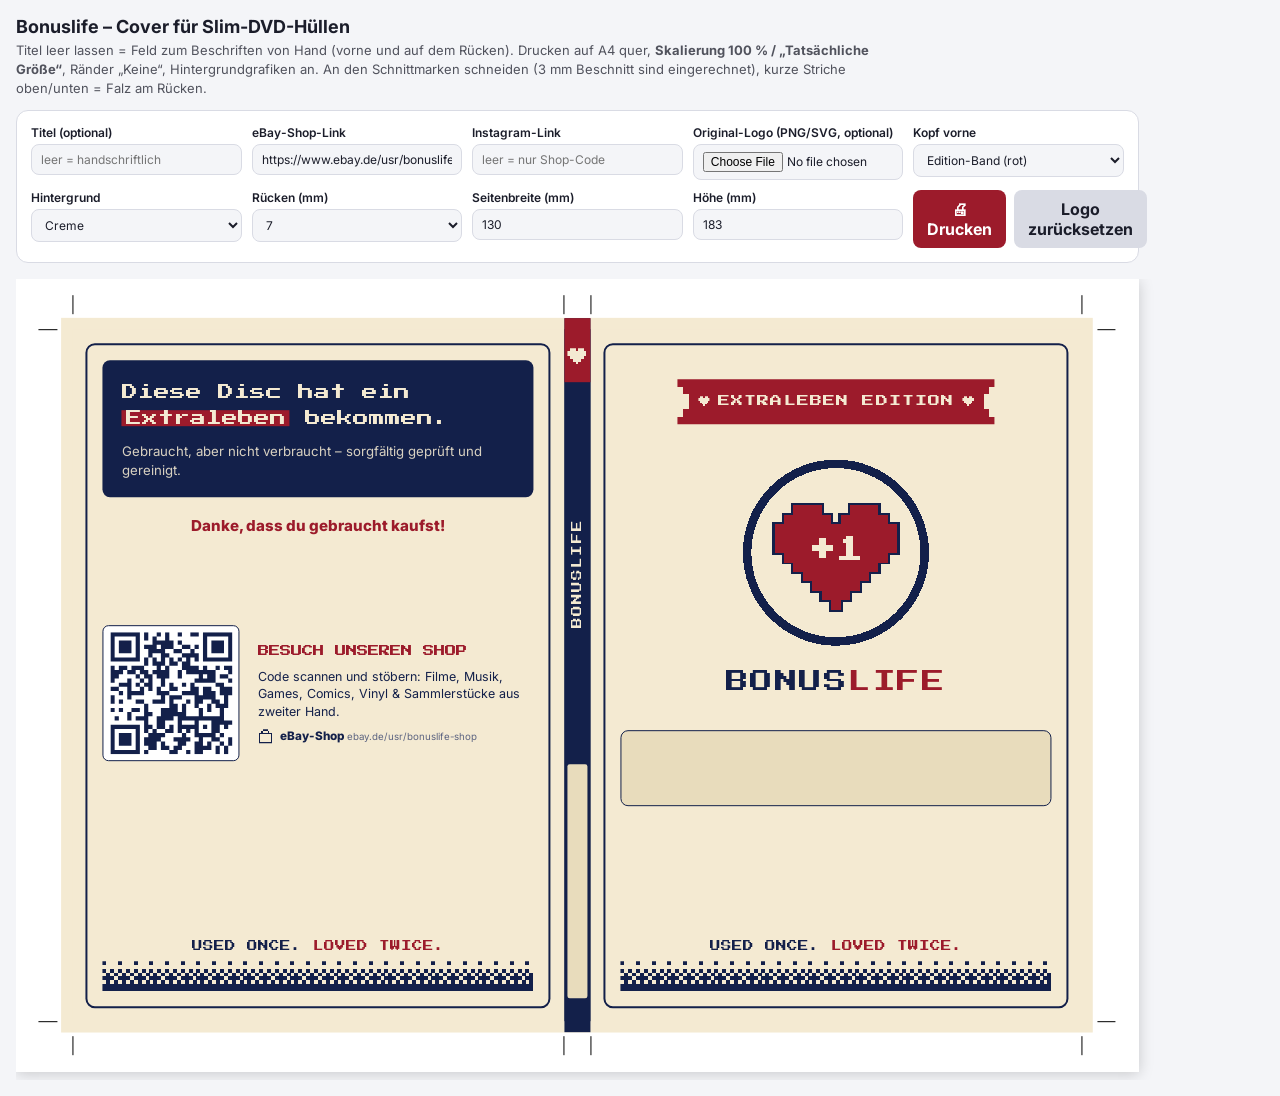
<file: cover/index.html>
<!DOCTYPE html>
<html lang="de">
<head>
<meta charset="UTF-8">
<meta name="viewport" content="width=device-width, initial-scale=1.0">
<title>Bonuslife Cover</title>
<link rel="preconnect" href="https://fonts.googleapis.com">
<link href="https://fonts.googleapis.com/css2?family=Press+Start+2P&family=Inter:wght@400;600;800&display=swap" rel="stylesheet">
<script src="qrcode.js"></script>
<style>
:root{
  --panel-w:130mm;   /* Breite Vorder-/Rückseite */
  --spine:7mm;       /* Rückenbreite */
  --h:183mm;         /* Höhe */
  --bleed:3mm;       /* Beschnittzugabe */
  /* Bonuslife-Farben (aus dem Logo) */
  --cream:#f4ead2; --cream-d:#e8dcbc; --navy:#13204a; --red:#9c1b2b;
  --bg:var(--cream); --fg:var(--navy); --accent:var(--red); --muted:#5b6380; --field:var(--cream-d);
  --ui-bg:#f4f5f8; --ui-fg:#1b1d2a; --ui-card:#ffffff; --ui-line:#d9dbe4;
}
.white{ --bg:#ffffff; --field:var(--cream); }
@media (prefers-color-scheme: dark){
  :root:not([data-theme="light"]){ --ui-bg:#14151c; --ui-fg:#e8e9ef; --ui-card:#1e2029; --ui-line:#33364a; }
}
:root[data-theme="dark"]{ --ui-bg:#14151c; --ui-fg:#e8e9ef; --ui-card:#1e2029; --ui-line:#33364a; }

*{box-sizing:border-box;margin:0;padding:0}
body{font-family:Inter,system-ui,sans-serif;background:var(--ui-bg);color:var(--ui-fg);padding:16px}
h1{font-size:18px;margin-bottom:4px}
.hint{font-size:13px;opacity:.75;margin-bottom:12px;max-width:900px;line-height:1.45}

/* ---------- Steuerung ---------- */
.controls{display:grid;grid-template-columns:repeat(auto-fill,minmax(210px,1fr));gap:10px;background:var(--ui-card);border:1px solid var(--ui-line);border-radius:12px;padding:14px;margin-bottom:16px;max-width:1123px}
.controls label{display:flex;flex-direction:column;gap:4px;font-size:12px;font-weight:600}
.controls input,.controls select{font:inherit;font-weight:400;padding:7px 9px;border:1px solid var(--ui-line);border-radius:8px;background:var(--ui-bg);color:var(--ui-fg);min-width:0}
.controls .row{display:flex;gap:8px;align-items:end}
.controls button{font:inherit;font-weight:700;padding:9px 14px;border:0;border-radius:8px;background:#9c1b2b;color:#fff;cursor:pointer}
.controls button.sec{background:var(--ui-line);color:var(--ui-fg)}

/* ---------- Druckbogen A4 quer ---------- */
.scroll{overflow-x:auto;padding-bottom:8px}
.sheet{width:297mm;height:210mm;background:#fff;position:relative;box-shadow:0 2px 14px rgba(0,0,0,.18)}
.cover{position:absolute;left:50%;top:50%;transform:translate(-50%,-50%);height:var(--h);
  width:calc(var(--panel-w)*2 + var(--spine));display:flex;background:var(--bg);color:var(--fg);
  box-shadow:0 0 0 var(--bleed) var(--bg)}  /* Beschnitt: Hintergrund läuft 3 mm über */
.panel{width:var(--panel-w);height:100%;position:relative;padding:8mm;display:flex;flex-direction:column;overflow:hidden}
.frame{position:absolute;inset:3.5mm;border:.6mm solid var(--fg);border-radius:2.5mm;pointer-events:none}
.px{display:block;shape-rendering:crispEdges}

/* Rücken */
.spine{width:var(--spine);height:100%;position:relative;background:var(--navy);color:var(--cream);display:flex;flex-direction:column;align-items:center}
.spine::before{content:"";position:absolute;left:0;right:0;top:calc(-1*var(--bleed));bottom:calc(-1*var(--bleed));background:var(--navy)}
.spine>*{position:relative}
.spine .cap{width:100%;height:calc(14mm + var(--bleed));margin-top:calc(-1*var(--bleed));padding-top:var(--bleed);background:var(--red);display:flex;align-items:center;justify-content:center}
.spine .cap .px{width:min(5mm,calc(var(--spine)*.72))}
.spine .name{flex:1;display:flex;align-items:center;justify-content:center}
.spine .name b{writing-mode:vertical-rl;transform:rotate(180deg);font-family:"Press Start 2P",monospace;font-weight:400;font-size:min(2.8mm,calc(var(--spine)*.42));letter-spacing:.3mm;white-space:nowrap}
.spine .write{width:calc(100% - 1.6mm);height:62mm;background:var(--cream-d);border-radius:.6mm;margin-bottom:6mm}

/* Schnitt- und Falzmarken (außerhalb des Beschnitts) */
.marks{position:absolute;left:50%;top:50%;transform:translate(-50%,-50%);height:var(--h);width:calc(var(--panel-w)*2 + var(--spine));pointer-events:none}
.marks i{position:absolute;background:#000}
.mh{height:.2mm;width:5mm}.mv{width:.2mm;height:5mm}

/* Vorderseite */
.front{align-items:center;text-align:center}
.badge{width:50mm;height:50mm;margin-top:9mm}
.edition{position:relative;display:flex;align-items:center;justify-content:center;gap:2.2mm;color:var(--cream);font-family:"Press Start 2P",monospace;font-size:3.2mm;letter-spacing:.3mm}
.edition .px{width:3mm}
.edition.ribbon{width:84mm;height:12mm;margin-top:5mm}
.edition.ribbon>svg.bg{position:absolute;inset:0;width:100%;height:100%}
.edition.bar{align-self:stretch;height:13mm;margin-top:3mm;background:var(--navy);border-radius:1.5mm}
.edition>*{position:relative}
.badge img,.badge svg{width:100%;height:100%;object-fit:contain;display:block}
.brand{font-family:"Press Start 2P",monospace;font-size:6mm;margin-top:6mm;letter-spacing:.4mm}
.brand span{color:var(--accent)}
.titlefield{align-self:stretch;margin-top:10mm;height:20mm;border:.5mm solid var(--fg);border-radius:2mm;background:var(--field);display:flex;align-items:center;justify-content:center;padding:0 4mm;overflow:hidden}
.titlefield .t{font-weight:800;font-size:5.2mm;line-height:1;white-space:nowrap;overflow:hidden;text-overflow:ellipsis}

/* Rückseite */
.head{position:relative;background:var(--navy);color:var(--cream);border-radius:2mm;padding:5mm 5mm 4.5mm}
.head h2{font-family:"Press Start 2P",monospace;font-size:4.2mm;line-height:1.7;font-weight:400}
.head h2 span{background:var(--red);padding:0 1mm;box-decoration-break:clone;-webkit-box-decoration-break:clone}
.head p{font-size:3.5mm;line-height:1.45;margin-top:2.5mm;opacity:.88}
.thanks{margin-top:5mm;font-weight:800;font-size:4mm;color:var(--accent);text-align:center}
.qrs{margin:auto 0;display:flex;gap:6mm;justify-content:center}
.qrcard{flex:1;display:flex;flex-direction:column;align-items:center;text-align:center;gap:2mm;max-width:52mm}
.qrcard .k{font-family:"Press Start 2P",monospace;font-size:2.5mm;line-height:1.5;color:var(--accent)}
.qr{width:28mm;height:28mm;background:#fff;padding:1.6mm;border-radius:1.6mm;border:.5mm solid var(--navy)}
.qr svg{width:100%;height:100%;display:block}
.qrcard .lbl{display:flex;align-items:center;gap:1.6mm;font-size:3.1mm;font-weight:800}
.qrcard .lbl .px{width:4.2mm}
.qrcard .lbl small{font-weight:400;color:var(--muted)}
/* nur ein Code: quer, mit Text daneben */
.qrs.single .qrcard{flex-direction:row;max-width:none;text-align:left;gap:5mm}
.qrs.single .qr{width:36mm;height:36mm;flex:none}
.qrs.single .txt{display:flex;flex-direction:column;gap:2.2mm;align-items:flex-start}
.qrs.single .k{font-size:3mm}
.qrcard .cta{font-size:3.3mm;line-height:1.4}
.bottom{text-align:center;align-self:stretch;margin-top:auto}
.slogan{font-family:"Press Start 2P",monospace;font-size:2.8mm;margin-bottom:2.5mm}
.slogan span{color:var(--accent)}
.dither{display:block;width:100%;height:8mm}

@media print{
  @page{size:A4 landscape;margin:0}
  body{padding:0;background:#fff}
  .noprint{display:none!important}
  .scroll{overflow:visible;padding:0}
  .sheet{box-shadow:none}
  *{-webkit-print-color-adjust:exact;print-color-adjust:exact}
}
</style>
</head>
<body>
<div class="noprint">
  <h1>Bonuslife – Cover für Slim-DVD-Hüllen</h1>
  <p class="hint">Titel leer lassen = Feld zum Beschriften von Hand (vorne und auf dem Rücken). Drucken auf A4 quer, <b>Skalierung 100 % / „Tatsächliche Größe“</b>, Ränder „Keine“, Hintergrundgrafiken an. An den Schnittmarken schneiden (3 mm Beschnitt sind eingerechnet), kurze Striche oben/unten = Falz am Rücken.</p>
  <div class="controls">
    <label>Titel (optional)<input id="title" placeholder="leer = handschriftlich"></label>
    <label>eBay-Shop-Link<input id="url" value="https://www.ebay.de/usr/bonuslife-shop"></label>
    <label>Instagram-Link<input id="insta" placeholder="leer = nur Shop-Code"></label>
    <label>Original-Logo (PNG/SVG, optional)<input type="file" id="logo" accept="image/*"></label>
    <label>Kopf vorne<select id="head"><option value="ribbon">Edition-Band (rot)</option><option value="bar">Edition-Leiste (navy)</option><option value="none">ohne</option></select></label>
    <label>Hintergrund<select id="theme"><option value="">Creme</option><option value="white">Weiß (für Creme-Papier / spart Tinte)</option></select></label>
    <label>Rücken (mm)<select id="spine"><option>5</option><option selected>7</option><option>9</option><option>14</option></select></label>
    <label>Seitenbreite (mm)<input id="pw" type="number" step="0.5" value="130"></label>
    <label>Höhe (mm)<input id="h" type="number" step="0.5" value="183"></label>
    <div class="row"><button onclick="window.print()">🖨 Drucken</button><button class="sec" onclick="resetLogo()">Logo zurücksetzen</button></div>
  </div>
</div>

<div class="scroll">
<div class="sheet">
  <div class="cover" id="cover">
    <!-- Rückseite (links) -->
    <div class="panel back">
      <div class="frame"></div>
      <div class="head">
        <h2>Diese Disc hat ein <span>Extraleben</span> bekommen.</h2>
        <p>Gebraucht, aber nicht verbraucht – sorgfältig geprüft und gereinigt.</p>
      </div>
      <div class="thanks">Danke, dass du gebraucht kaufst!</div>
      <div class="qrs" id="qrs"></div>
      <div class="bottom">
        <div class="slogan">USED ONCE. <span>LOVED TWICE.</span></div>
        <svg class="dither" data-dither preserveAspectRatio="none"></svg>
      </div>
    </div>
    <!-- Rücken -->
    <div class="spine">
      <div class="cap" data-px="heartCream"></div>
      <div class="name"><b>BONUSLIFE</b></div>
      <div class="write"></div>
    </div>
    <!-- Vorderseite (rechts) -->
    <div class="panel front">
      <div class="frame"></div>
      <div class="edition ribbon" id="edition"><span data-px="heartCream"></span><span>EXTRALEBEN EDITION</span><span data-px="heartCream"></span></div>
      <div class="badge" id="logoArea"></div>
      <div class="brand">BONUS<span>LIFE</span></div>
      <div class="titlefield" id="titleOut"></div>
      <div class="bottom">
        <div class="slogan">USED ONCE. <span>LOVED TWICE.</span></div>
        <svg class="dither" data-dither preserveAspectRatio="none"></svg>
      </div>
    </div>
  </div>
  <div class="marks" id="marks"></div>
</div>
</div>

<script>
const $=id=>document.getElementById(id);
const NAVY='#13204a',RED='#9c1b2b',CREAM='#f4ead2';

// Pixel-Grafiken (# = gefüllt)
const HEART=['.##.##.','#######','#######','.#####.','..###..','...#...'];
const PX={
  heartCream:{c:CREAM,g:HEART},
  bag:{c:NAVY,g:['....####....','...#....#...','...#....#...','.##########.','.#........#.','.#........#.','.#........#.','.#........#.','.#........#.','.#........#.','.##########.']},
  cam:{c:NAVY,g:['.##########.','#..........#','#.......##.#','#...####...#','#..#....#..#','#..#....#..#','#..#....#..#','#..#....#..#','#...####...#','#..........#','.##########.']}
};
function pxSVG(name){
  const {c,g}=PX[name];let r='';
  g.forEach((row,y)=>[...row].forEach((ch,x)=>{if(ch==='#')r+=`<rect x="${x}" y="${y}" width="1.02" height="1.02"/>`}));
  return `<svg class="px" viewBox="0 0 ${g[0].length} ${g.length}" fill="${c}">${r}</svg>`;
}
function fillPx(root){root.querySelectorAll('[data-px]').forEach(el=>el.insertAdjacentHTML('afterbegin',pxSVG(el.dataset.px)))}

// Bonuslife-Logo: Ring + Pixel-Herz mit "+1" (ohne Bogentext). Wird durch ein hochgeladenes Logo ersetzt.
function badgeSVG(){
  const rows=[[2,4,8,10],[1,5,7,11],[0,12],[0,12],[0,12],[1,11],[2,10],[3,9],[4,8],[5,7],[6,6]];
  const u=10,ox=35,oy=50,o=2.4;let navy='',red='';
  rows.forEach((r,y)=>{for(let i=0;i<r.length;i+=2){const x=ox+r[i]*u,w=(r[i+1]-r[i]+1)*u,yy=oy+y*u;
    navy+=`<rect x="${x-o}" y="${yy-o}" width="${w+2*o}" height="${u+2*o}"/>`;
    red+=`<rect x="${x}" y="${yy}" width="${w}" height="${u+.5}"/>`;}});
  return `<svg viewBox="0 0 200 200" xmlns="http://www.w3.org/2000/svg" shape-rendering="crispEdges">
  <circle cx="100" cy="100" r="94" fill="${CREAM}" stroke="${NAVY}" stroke-width="9"/>
  <g fill="${NAVY}">${navy}</g><g fill="${RED}">${red}</g>
  <g fill="${CREAM}">${plusOne(100,95,3.6)}</g>
</svg>`;
}

// "+1" als Pixel (wie Profilbild), cx/cy = Mittelpunkt, s = Pixelgröße
function plusOne(cx,cy,s){
  const one=['..##..','.###..','..##..','..##..','..##..','..##..','######'];
  const plus=['..##..','..##..','######','######','..##..','..##..'];
  const ox=cx-7*s,oy=cy-3.5*s;let r='';
  const put=(g,dx,dy)=>g.forEach((row,y)=>[...row].forEach((c,x)=>{if(c==='#')r+=`<rect x="${ox+(dx+x)*s}" y="${oy+(dy+y)*s}" width="${s+.1}" height="${s+.1}"/>`}));
  put(plus,0,.5);put(one,8,0);return r;
}

// Rotes Band mit gestuften Schwalbenschwanz-Enden (84 × 12 mm)
function ribbonSVG(){
  const W=84,pts=[[W,0],[W,2],[W-1.5,2],[W-1.5,4],[W-3,4],[W-3,8],[W-1.5,8],[W-1.5,10],[W,10],[W,12],
    [0,12],[0,10],[1.5,10],[1.5,8],[3,8],[3,4],[1.5,4],[1.5,2],[0,2],[0,0]];
  return `<svg class="bg" viewBox="0 0 ${W} 12" preserveAspectRatio="none" shape-rendering="crispEdges"><polygon fill="${RED}" points="${pts.map(p=>p.join(',')).join(' ')}"/></svg>`;
}

// Pixel-Verlauf (geordnetes Dithering) als Abschluss der Rückseite
function drawDither(){
  const W=110,H=8,B=[[0,8,2,10],[12,4,14,6],[3,11,1,9],[15,7,13,5]];let r='';
  for(let y=0;y<H;y++)for(let x=0;x<W;x++){if(B[y%4][x%4]/16<(y+1)/H*.95)r+=`<rect x="${x}" y="${y}" width="1.02" height="1.02"/>`}
  document.querySelectorAll('[data-dither]').forEach(d=>{d.setAttribute('viewBox',`0 0 ${W} ${H}`);
    d.innerHTML=`<g fill="${NAVY}" shape-rendering="crispEdges">${r}</g>`;});
}

function qrSVG(url){const q=qrcode(0,'M');q.addData(url);q.make();return q.createSvgTag(4,0).replace(/fill="black"|fill="#000000"/g,`fill="${NAVY}"`)}
function lastSeg(url){const m=url.replace(/\/+$/,'').match(/([^\/?#]+)(?:[?#].*)?$/);return m?m[1]:url}

function renderQRs(){
  const shop=$('url').value.trim(), ig=$('insta').value.trim(), box=$('qrs');
  const shopLbl=`<div class="lbl">${pxSVG('bag')}<span>eBay-Shop <small>${esc(shop.replace(/^https?:\/\/(www\.)?/,'').replace(/\/+$/,''))}</small></span></div>`;
  if(shop&&!ig){
    box.className='qrs single';
    box.innerHTML=`<div class="qrcard"><div class="qr">${qrSVG(shop)}</div><div class="txt">
      <div class="k">BESUCH UNSEREN SHOP</div>
      <div class="cta">Code scannen und stöbern: Filme, Musik, Games, Comics, Vinyl &amp; Sammlerstücke aus zweiter Hand.</div>${shopLbl}</div></div>`;
    return;
  }
  box.className='qrs';
  box.innerHTML=(shop?`<div class="qrcard"><div class="k">UNSER<br>EBAY-SHOP</div><div class="qr">${qrSVG(shop)}</div>${shopLbl}</div>`:'')+
    (ig?`<div class="qrcard"><div class="k">NEUZUGÄNGE AUF<br>INSTAGRAM</div><div class="qr">${qrSVG(ig)}</div><div class="lbl">${pxSVG('cam')}<span>Instagram <small>@${esc(lastSeg(ig))}</small></span></div></div>`:'');
}

let logoData=null;
try{logoData=localStorage.getItem('bl_logo')}catch(e){}

function esc(s){return s.replace(/[&<>"]/g,c=>({'&':'&amp;','<':'&lt;','>':'&gt;','"':'&quot;'}[c]))}

function render(){
  const r=document.documentElement.style;
  r.setProperty('--spine',$('spine').value+'mm');
  r.setProperty('--panel-w',(parseFloat($('pw').value)||130)+'mm');
  r.setProperty('--h',(parseFloat($('h').value)||183)+'mm');
  $('cover').classList.toggle('white',$('theme').value==='white');

  $('logoArea').innerHTML=logoData?'<img src="'+logoData+'" alt="Bonuslife Logo">':badgeSVG();
  const t=$('title').value.trim();
  $('titleOut').innerHTML=t?'<div class="t">'+esc(t)+'</div>':'';
  const hd=$('head').value,ed=$('edition');
  ed.hidden=hd==='none';ed.className='edition '+(hd==='none'?'':hd);
  ed.querySelector('svg.bg')?.remove();
  if(hd==='ribbon')ed.insertAdjacentHTML('afterbegin',ribbonSVG());
  renderQRs();
  drawMarks();
}

function drawMarks(){
  const pw=parseFloat($('pw').value)||130, sp=parseFloat($('spine').value), h=parseFloat($('h').value)||183;
  const W=pw*2+sp, g=4, L=5, out=[];  // g > Beschnitt, damit die Marken frei bleiben
  const add=(cls,x,y)=>out.push('<i class="'+cls+'" style="left:'+x+'mm;top:'+y+'mm"></i>');
  // Ecken
  [[0,0],[W,0],[0,h],[W,h]].forEach(([x,y])=>{
    add('mh',x<1?-g-L:W+g,y-.1); add('mv',x-.1,y<1?-g-L:h+g);
  });
  // Falz am Rücken
  [pw,pw+sp].forEach(x=>{add('mv',x-.1,-g-L);add('mv',x-.1,h+g)});
  $('marks').innerHTML=out.join('');
}

$('logo').addEventListener('change',e=>{
  const f=e.target.files[0];if(!f)return;
  const rd=new FileReader();
  rd.onload=()=>{logoData=rd.result;try{localStorage.setItem('bl_logo',logoData)}catch(e){}render()};
  rd.readAsDataURL(f);
});
function resetLogo(){logoData=null;try{localStorage.removeItem('bl_logo')}catch(e){}$('logo').value='';render()}

document.querySelectorAll('.controls input:not([type=file]),.controls select').forEach(el=>el.addEventListener('input',render));
fillPx(document);drawDither();render();
if(document.fonts)document.fonts.ready.then(render);
</script>
</body>
</html>
</file>
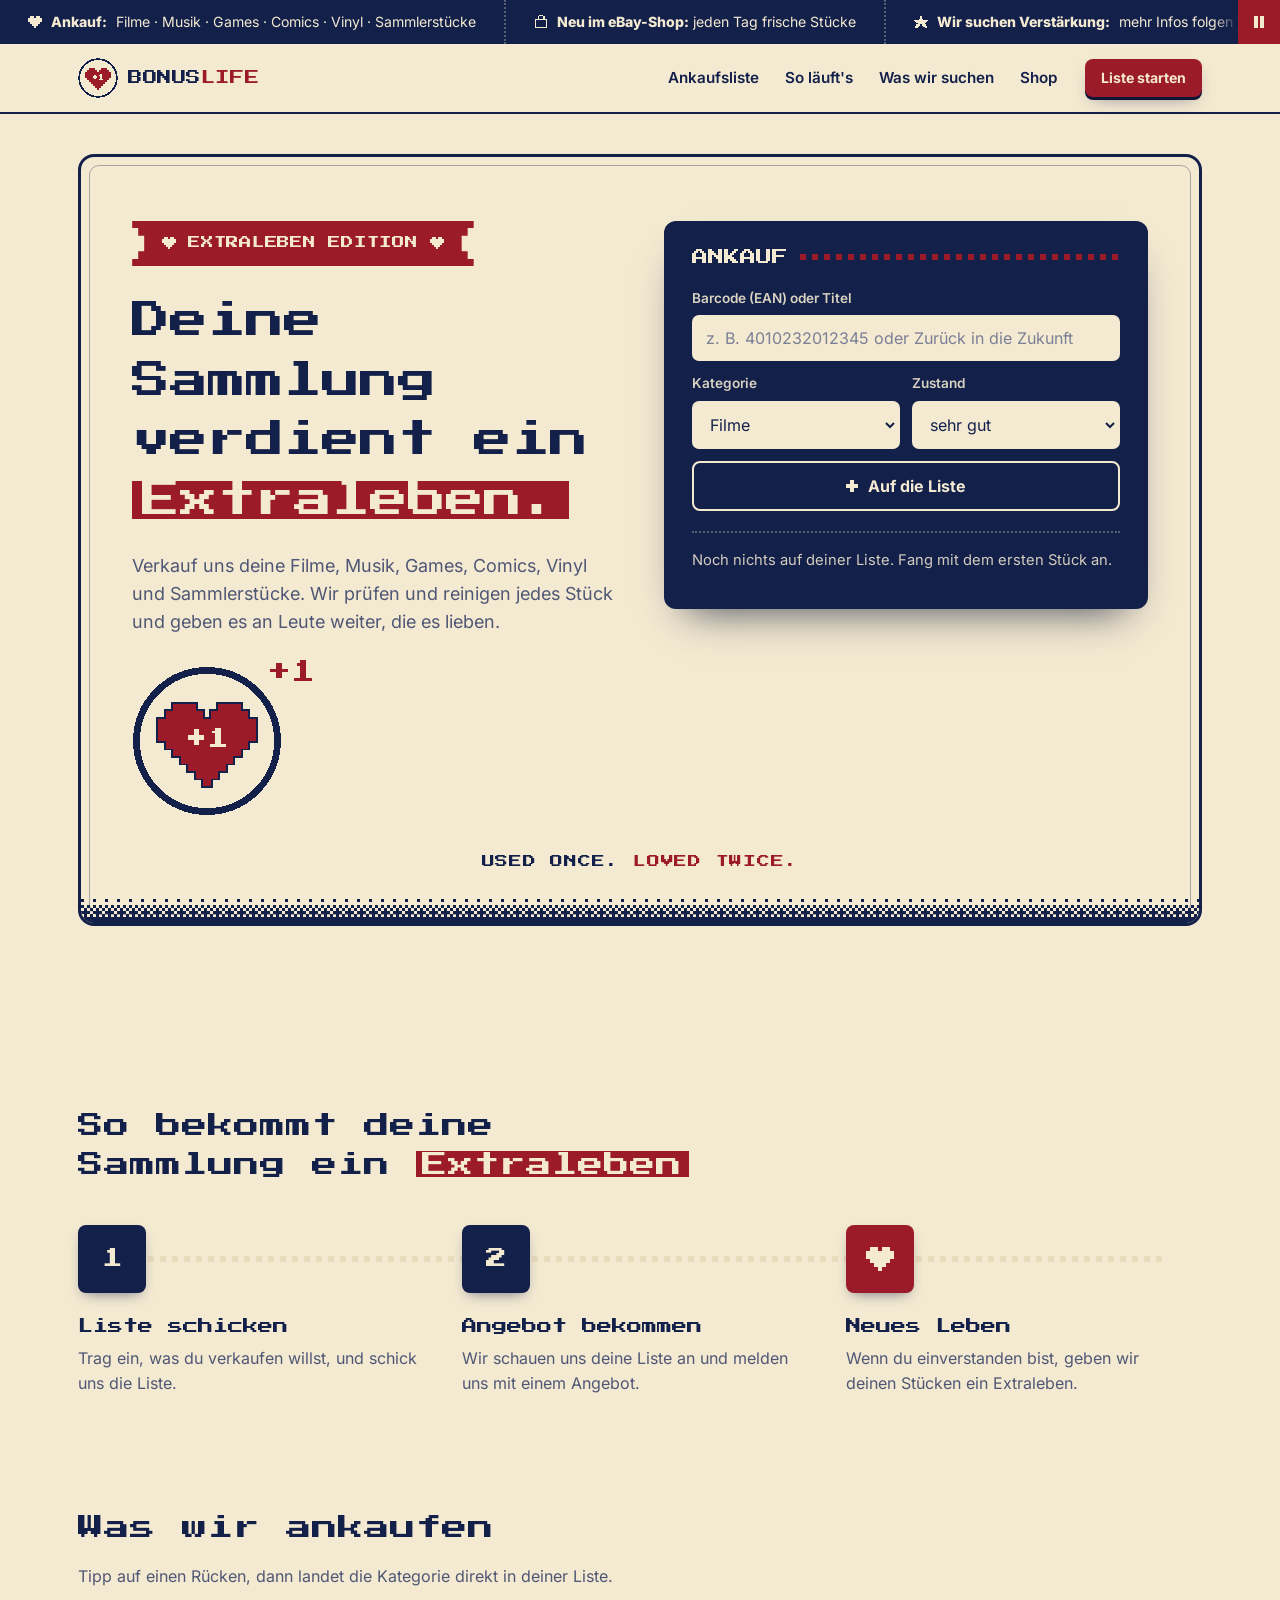
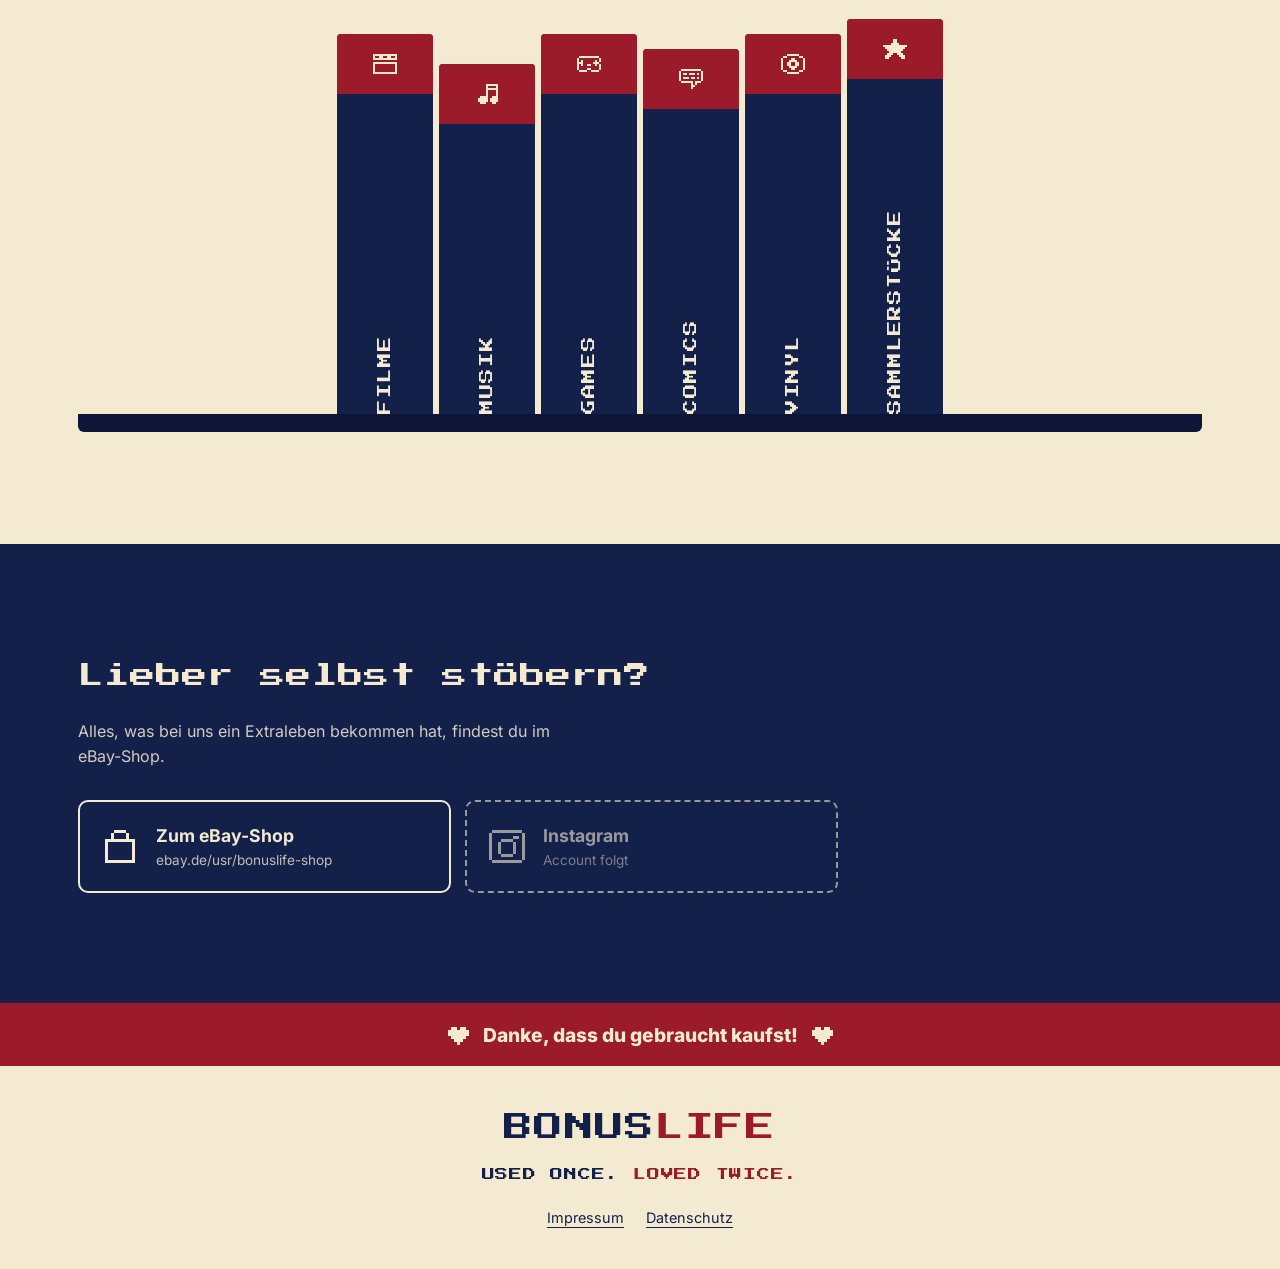
<file: website/index.html>
<!DOCTYPE html>
<html lang="de">
<head>
<meta charset="UTF-8">
<meta name="viewport" content="width=device-width, initial-scale=1">
<title>Bonuslife Ankauf: Filme, Musik, Games und mehr verkaufen</title>
<meta name="description" content="Verkauf uns deine Filme, Musik, Games, Comics, Vinyl und Sammlerstücke. Liste eintragen, abschicken, Angebot bekommen. Bonuslife gibt jedem Stück ein Extraleben.">
<meta name="theme-color" content="#13204a">
<link rel="icon" href="assets/img/favicon.svg" type="image/svg+xml">
<link rel="preload" href="assets/fonts/press-start-2p-latin-400-normal.woff2" as="font" type="font/woff2" crossorigin>
<link rel="preload" href="assets/fonts/inter-latin-wght-normal.woff2" as="font" type="font/woff2" crossorigin>
<link rel="stylesheet" href="assets/css/site.css">
<link rel="stylesheet" href="assets/css/tweaks.css">
<script>document.documentElement.classList.add("js")</script>
<script type="application/ld+json">
{
  "@context": "https://schema.org",
  "@type": "Store",
  "name": "Bonuslife",
  "slogan": "Used once. Loved twice.",
  "description": "Ankauf und Verkauf gebrauchter Filme, Musik, Games, Comics, Vinyl und Sammlerstücke. Jedes Stück wird geprüft und gereinigt.",
  "sameAs": ["https://www.ebay.de/usr/bonuslife-shop"]
}
</script>
</head>
<body>
<a class="skip" href="#inhalt">Zum Inhalt springen</a>

<!-- Laufband: Einträge mit data-quelle-Eintrag werden aus den Live-Angeboten ergänzt, siehe daten/README.md -->
<div class="laufband" data-laufband data-quelle="daten/angebote.json" role="region" aria-label="Neuigkeiten">
  <div class="laufband-spur">
    <ul class="laufband-liste">
      <li><img src="assets/img/px/heart-creme.svg" alt="" width="14" height="12"><b>Ankauf:</b> Filme · Musik · Games · Comics · Vinyl · Sammlerstücke</li>
      <li><img src="assets/img/px/bag-creme.svg" alt="" width="14" height="13"><a href="https://www.ebay.de/usr/bonuslife-shop" rel="noopener"><b>Neu im eBay-Shop:</b> jeden Tag frische Stücke</a></li>
      <li><img src="assets/img/px/sammler-creme.svg" alt="" width="14" height="12"><b>Wir suchen Verstärkung:</b> mehr Infos folgen</li>
      <li class="laufband-slogan">USED ONCE. <span>LOVED TWICE.</span></li>
    </ul>
  </div>
  <button class="laufband-pause" type="button" aria-pressed="false" aria-label="Laufband anhalten">
    <svg viewBox="0 0 4 5" width="10" height="12" aria-hidden="true" shape-rendering="crispEdges"><rect x="0" width="1.4" height="5"/><rect x="2.6" width="1.4" height="5"/></svg>
  </button>
</div>

<header class="kopf">
  <div class="wrap kopf-in">
    <a class="marke" href="#top" aria-label="Bonuslife, zum Seitenanfang">
      <img src="assets/img/logo.svg" alt="" width="40" height="40">
      <span class="wortmarke">BONUS<span>LIFE</span></span>
    </a>
    <nav class="nav" aria-label="Hauptnavigation">
      <a href="#liste">Ankaufsliste</a>
      <a href="#ablauf">So läuft's</a>
      <a href="#kategorien">Was wir suchen</a>
      <a href="#shop">Shop</a>
    </nav>
    <a class="btn btn-rot btn-klein" href="#liste">Liste starten</a>
  </div>
</header>

<main id="inhalt">

  <!-- Einstieg: Vorderseite der Hülle mit Ankaufsliste -->
  <section class="hero" id="top">
    <div class="wrap">
      <div class="huelle">
        <div class="huelle-text">
          <div class="band"><img src="assets/img/px/heart-creme.svg" alt="" width="14" height="12">EXTRALEBEN EDITION<img src="assets/img/px/heart-creme.svg" alt="" width="14" height="12"></div>
          <h1>Deine Sammlung verdient ein <span class="mark">Extraleben.</span></h1>
          <p class="lead">Verkauf uns deine Filme, Musik, Games, Comics, Vinyl und Sammlerstücke. Wir prüfen und reinigen jedes Stück und geben es an Leute weiter, die es lieben.</p>
          <div class="leben" aria-hidden="true">
            <img class="ring" src="assets/img/logo.svg" alt="" width="200" height="200">
            <span class="plus">+1</span>
          </div>
        </div>

        <form class="ankauf-box" id="liste" data-ankauf data-endpoint="" data-mail="" novalidate aria-labelledby="liste-titel">
          <h2 id="liste-titel" class="box-titel">ANKAUF</h2>
          <fieldset class="eingabe">
            <legend class="sr">Stück hinzufügen</legend>
            <label class="feld feld-breit">Barcode (EAN) oder Titel
              <input name="stueck" autocomplete="off" placeholder="z. B. 4010232012345 oder Zurück in die Zukunft" maxlength="160">
            </label>
            <label class="feld">Kategorie
              <select name="kategorie">
                <option>Filme</option><option>Musik</option><option>Games</option><option>Comics</option><option>Vinyl</option><option>Sammlerstücke</option>
              </select>
            </label>
            <label class="feld">Zustand
              <select name="zustand">
                <option>wie neu</option><option selected>sehr gut</option><option>gut</option><option>mit Gebrauchsspuren</option>
              </select>
            </label>
            <button class="btn btn-linie btn-hinzu" type="button" data-hinzu>
              <svg viewBox="0 0 6 6" width="12" height="12" aria-hidden="true" shape-rendering="crispEdges" fill="currentColor"><rect x="2" width="2" height="6"/><rect y="2" width="6" height="2"/></svg>Auf die Liste
            </button>
            <p class="fehler" data-fehler-stueck hidden>Trag einen Barcode oder Titel ein.</p>
          </fieldset>

          <div class="liste" aria-live="polite">
            <p class="liste-zahl" data-zahl>Noch nichts auf deiner Liste. Fang mit dem ersten Stück an.</p>
            <ul data-liste></ul>
          </div>

          <div class="senden" data-senden hidden>
            <label class="feld feld-breit">Deine E-Mail-Adresse
              <input type="email" name="email" autocomplete="email" required>
            </label>
            <label class="feld feld-breit">Nachricht (optional)
              <textarea name="nachricht" rows="2" maxlength="2000"></textarea>
            </label>
            <label class="haken"><input type="checkbox" name="einwilligung" required><span>Ich bin einverstanden, dass Bonuslife meine Angaben zur Bearbeitung der Anfrage speichert. Mehr in der <a href="datenschutz.html">Datenschutzerklärung</a>.</span></label>
            <input class="honig" name="website" tabindex="-1" autocomplete="off" aria-hidden="true">
            <button class="btn btn-rot btn-senden" type="submit">Liste senden</button>
            <p class="fehler" data-fehler-senden hidden></p>
          </div>

          <div class="danke-box" data-danke hidden tabindex="-1">
            <img src="assets/img/px/heart-rot.svg" alt="" width="35" height="30">
            <p><b>Danke!</b> Deine Liste ist bei uns angekommen.</p>
          </div>
        </form>

        <p class="slogan">USED ONCE. <span>LOVED TWICE.</span></p>
        <div class="dither" aria-hidden="true"></div>
      </div>
    </div>
  </section>

  <!-- Ablauf als Pfad -->
  <section class="ablauf" id="ablauf" aria-labelledby="ablauf-titel">
    <div class="wrap">
      <h2 id="ablauf-titel">So bekommt deine Sammlung ein <span class="mark">Extraleben</span></h2>
      <ol class="pfad" data-pfad>
        <li><span class="nr">1</span><h3>Liste schicken</h3><p>Trag ein, was du verkaufen willst, und schick uns die Liste.</p></li>
        <li><span class="nr">2</span><h3>Angebot bekommen</h3><p>Wir schauen uns deine Liste an und melden uns mit einem Angebot.</p></li>
        <li><span class="nr nr-herz"><img src="assets/img/px/heart-creme.svg" alt="" width="28" height="24"></span><h3>Neues Leben</h3><p>Wenn du einverstanden bist, geben wir deinen Stücken ein Extraleben.</p></li>
      </ol>
    </div>
  </section>

  <!-- Was wir ankaufen: DVD-Rücken im Regal -->
  <section class="kategorien" id="kategorien" aria-labelledby="kat-titel">
    <div class="wrap">
      <h2 id="kat-titel">Was wir ankaufen</h2>
      <p class="kat-hinweis">Tipp auf einen Rücken, dann landet die Kategorie direkt in deiner Liste.</p>
      <ul class="ruecken">
        <li><a href="#liste" data-kategorie="Filme"><span class="kappe"><img src="assets/img/px/film-creme.svg" alt="" width="24" height="20"></span><b>FILME</b></a></li>
        <li><a href="#liste" data-kategorie="Musik"><span class="kappe"><img src="assets/img/px/musik-creme.svg" alt="" width="22" height="20"></span><b>MUSIK</b></a></li>
        <li><a href="#liste" data-kategorie="Games"><span class="kappe"><img src="assets/img/px/games-creme.svg" alt="" width="24" height="16"></span><b>GAMES</b></a></li>
        <li><a href="#liste" data-kategorie="Comics"><span class="kappe"><img src="assets/img/px/comics-creme.svg" alt="" width="24" height="20"></span><b>COMICS</b></a></li>
        <li><a href="#liste" data-kategorie="Vinyl"><span class="kappe"><img src="assets/img/px/vinyl-creme.svg" alt="" width="24" height="20"></span><b>VINYL</b></a></li>
        <li><a href="#liste" data-kategorie="Sammlerstücke"><span class="kappe"><img src="assets/img/px/sammler-creme.svg" alt="" width="24" height="20"></span><b>SAMMLERSTÜCKE</b></a></li>
      </ul>
      <div class="regalbrett" aria-hidden="true"></div>
    </div>
  </section>

  <!-- Shop und Kanäle -->
  <section class="folgen" id="shop" aria-labelledby="shop-titel">
    <div class="wrap">
      <h2 id="shop-titel">Lieber selbst stöbern?</h2>
      <p>Alles, was bei uns ein Extraleben bekommen hat, findest du im eBay-Shop.</p>
      <div class="kanaele">
        <a class="kanal" href="https://www.ebay.de/usr/bonuslife-shop" rel="noopener">
          <img src="assets/img/px/bag-creme.svg" alt="" width="36" height="33">
          <span><b>Zum eBay-Shop</b><small>ebay.de/usr/bonuslife-shop</small></span>
        </a>
        <div class="kanal kanal-bald" aria-disabled="true">
          <img src="assets/img/px/cam-creme.svg" alt="" width="36" height="33">
          <span><b>Instagram</b><small>Account folgt</small></span>
        </div>
      </div>
    </div>
  </section>

  <div class="danke">
    <div class="wrap danke-in">
      <img src="assets/img/px/heart-creme.svg" alt="" width="21" height="18">
      <p>Danke, dass du gebraucht kaufst!</p>
      <img src="assets/img/px/heart-creme.svg" alt="" width="21" height="18">
    </div>
  </div>

</main>

<footer class="fuss">
  <div class="wrap fuss-in">
    <p class="wortmarke">BONUS<span>LIFE</span></p>
    <p class="slogan">USED ONCE. <span>LOVED TWICE.</span></p>
    <nav aria-label="Rechtliches"><a href="impressum.html">Impressum</a><a href="datenschutz.html">Datenschutz</a></nav>
  </div>
</footer>

<script src="assets/js/main.js" defer></script>
</body>
</html>
</file>
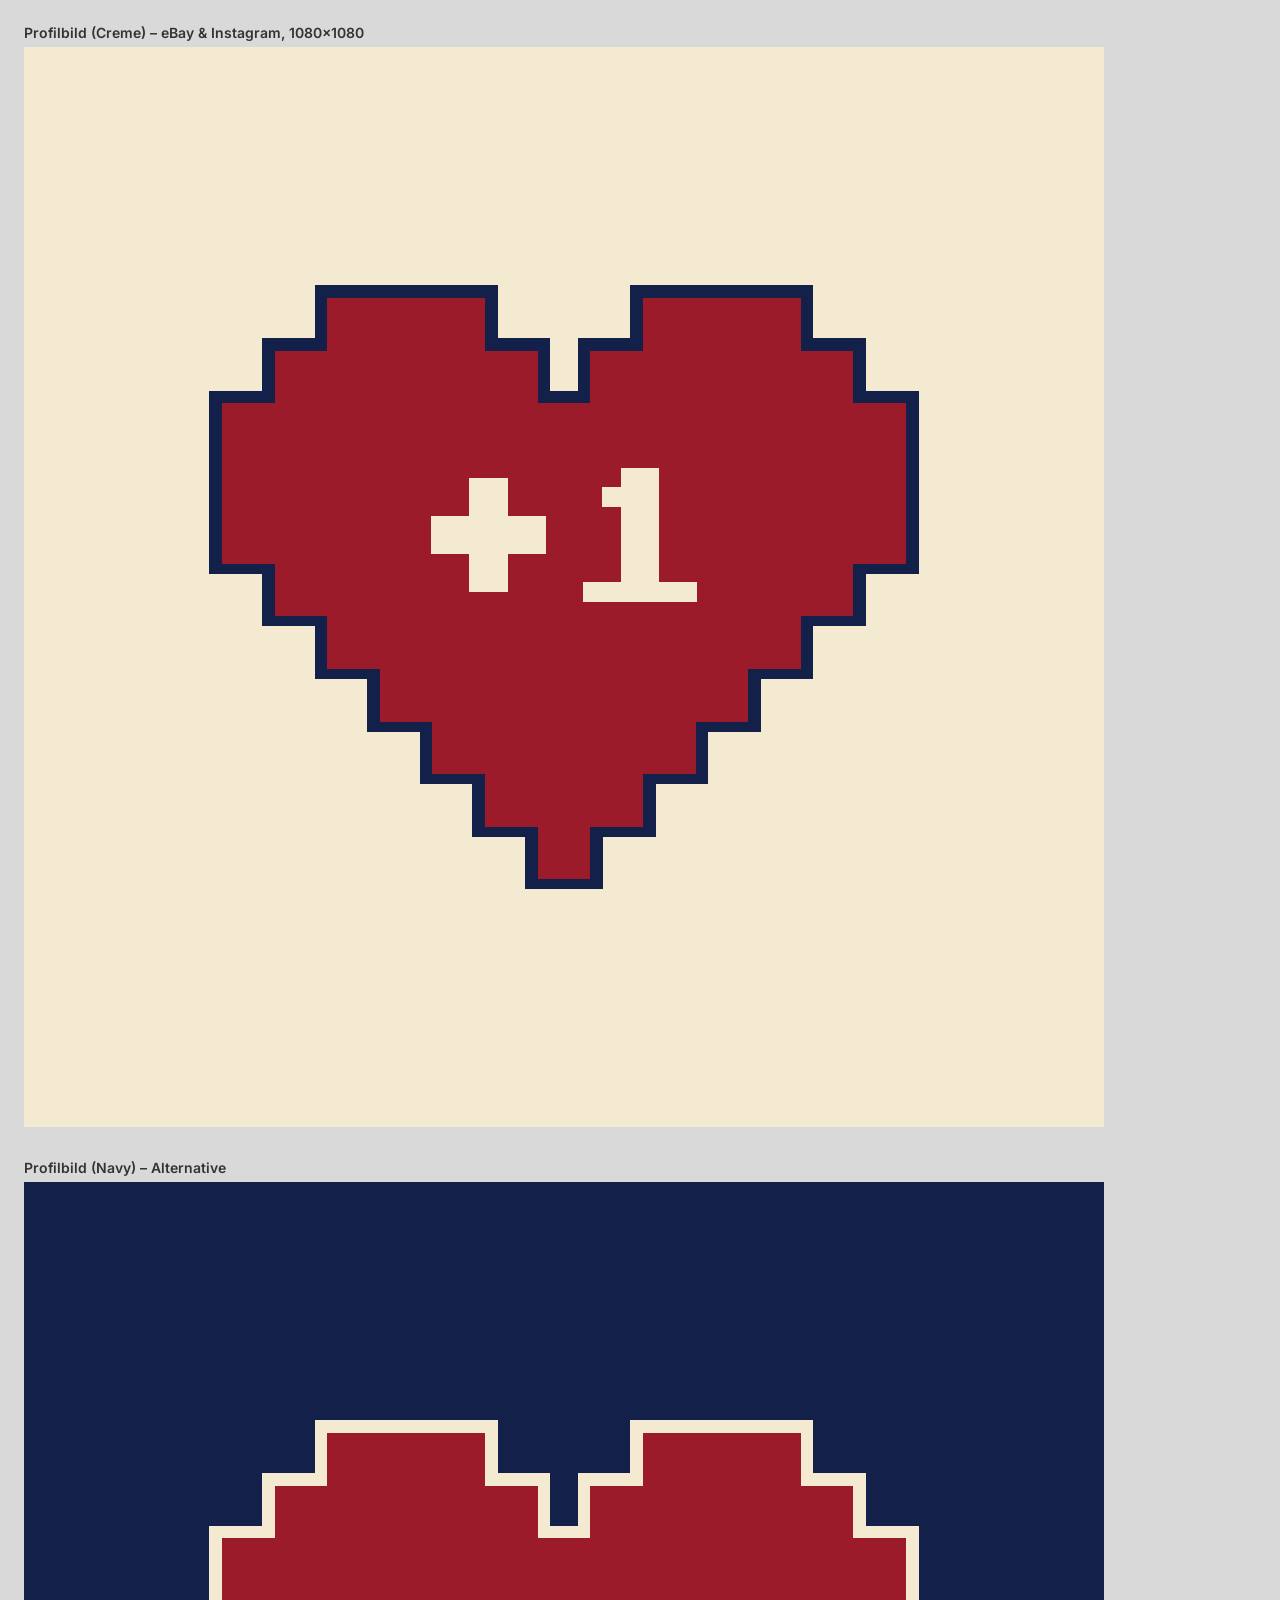
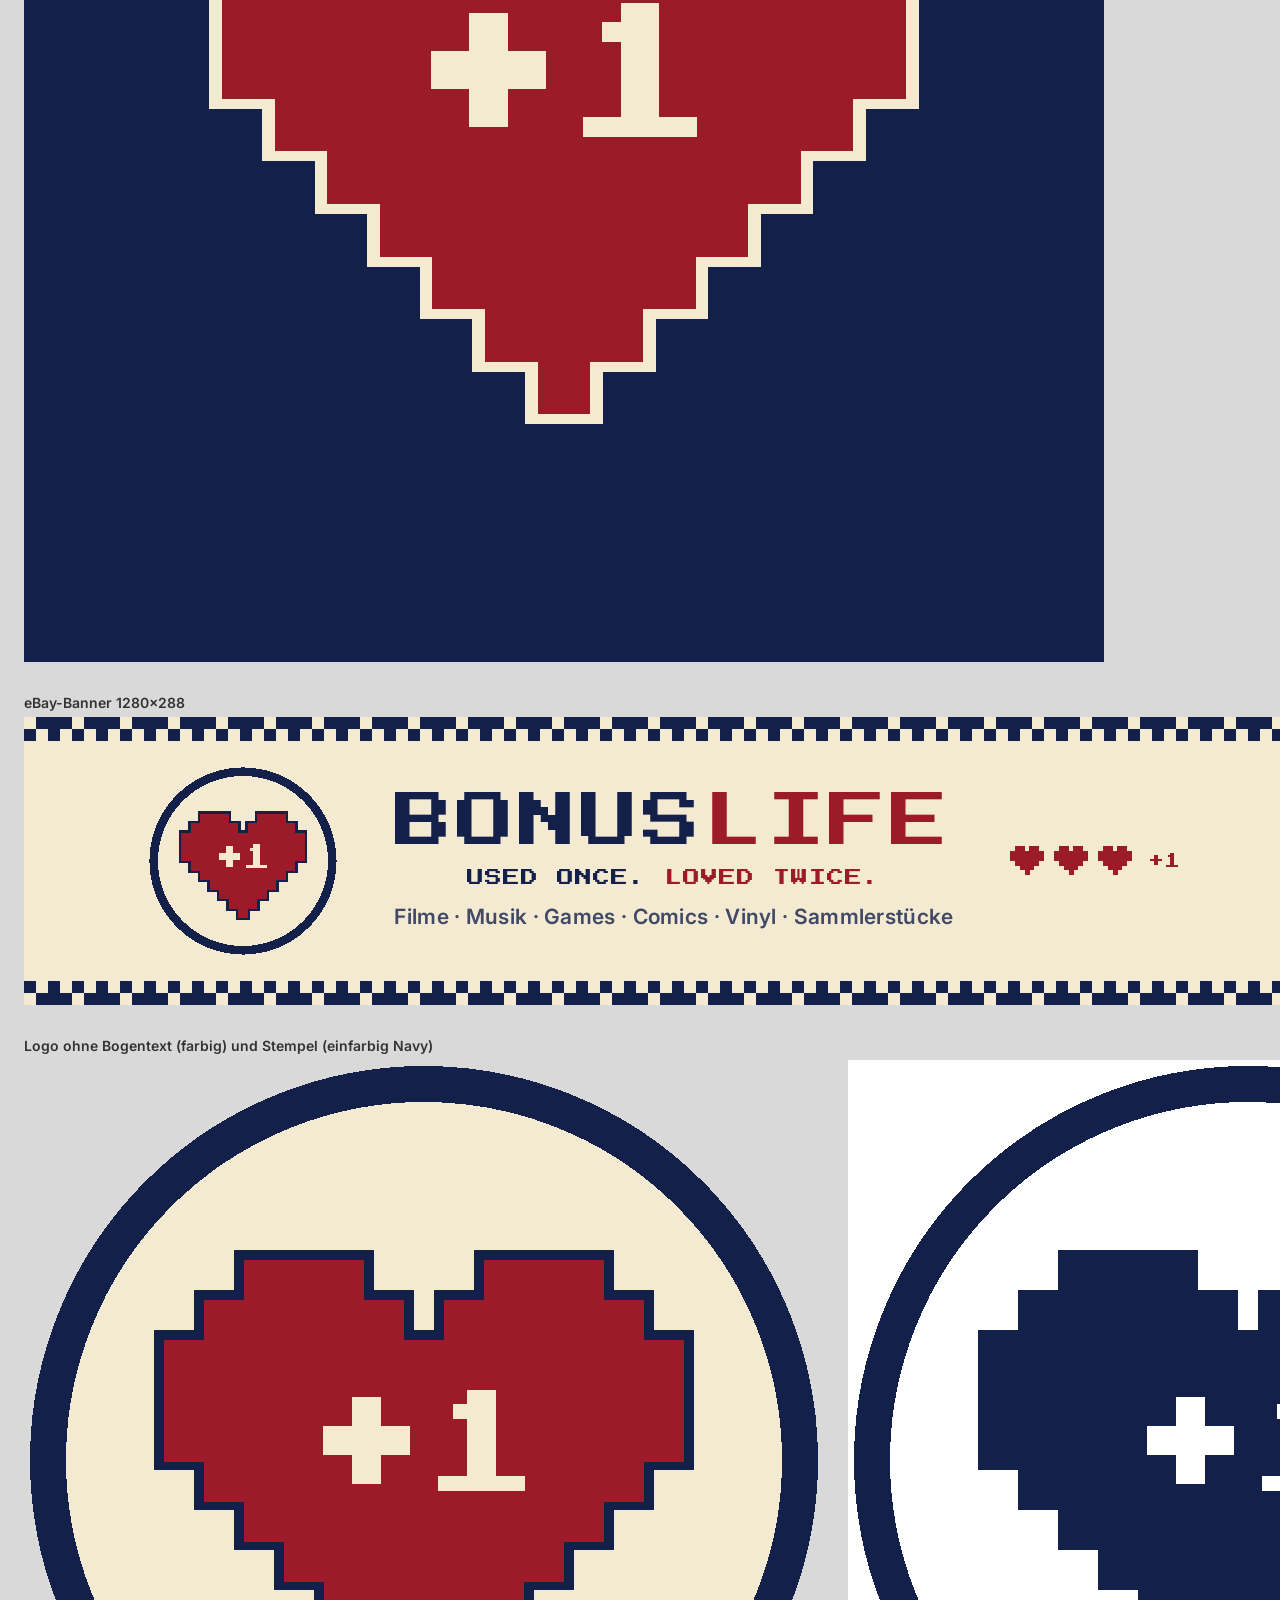
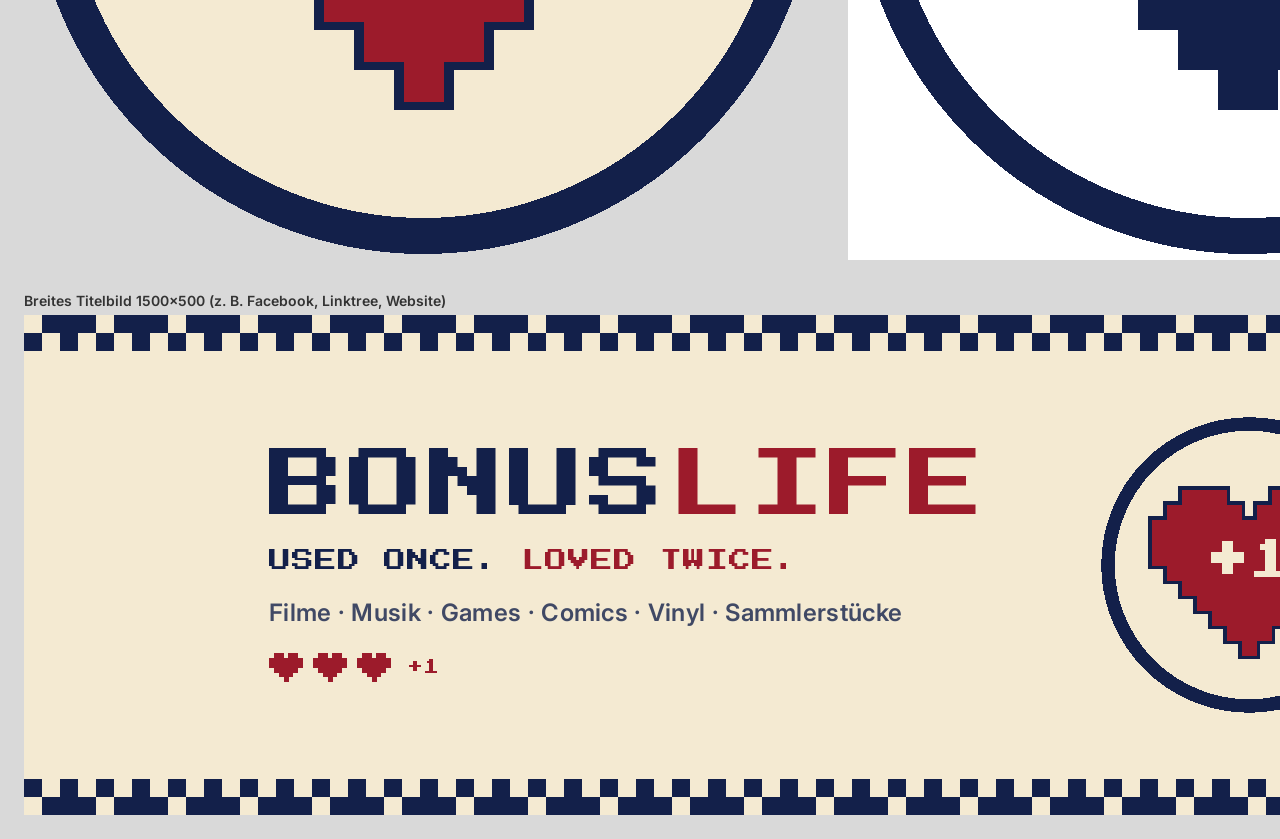
<file: brand/assets.html>
<!DOCTYPE html>
<html lang="de">
<head>
<meta charset="UTF-8">
<meta name="viewport" content="width=device-width, initial-scale=1.0">
<title>Bonuslife Brand Assets</title>
<link href="https://fonts.googleapis.com/css2?family=Press+Start+2P&family=Inter:wght@400;600;800&display=swap" rel="stylesheet">
<style>
:root{--cream:#f4ead2;--cream-d:#e8dcbc;--navy:#13204a;--red:#9c1b2b}
*{box-sizing:border-box;margin:0;padding:0}
body{background:#d9d9d9;font-family:Inter,system-ui,sans-serif;padding:24px;display:flex;flex-direction:column;gap:32px;align-items:flex-start}
.asset{position:relative;overflow:hidden;flex:none}
.cap{font:600 14px Inter,sans-serif;color:#333;margin-bottom:6px}
svg{display:block}

/* Profilbild 1080×1080 */
.profile{width:1080px;height:1080px;display:flex;align-items:center;justify-content:center}
.profile.cream{background:var(--cream)}
.profile.navy{background:var(--navy)}
.profile svg{width:720px}

/* Banner 1280×288 (eBay), 2× gerendert */
.banner{width:1280px;height:288px;background:var(--cream);display:flex;align-items:center;justify-content:center;gap:56px}
.banner .badge{width:190px;height:190px}
.banner .mid{display:flex;flex-direction:column;align-items:center;gap:18px}
.wm{font-family:"Press Start 2P",monospace;font-size:58px;letter-spacing:4px;color:var(--navy)}
.wm span{color:var(--red)}
.sl{font-family:"Press Start 2P",monospace;font-size:17px;letter-spacing:1px;color:var(--navy)}
.sl span{color:var(--red)}
.cat{font:600 21px Inter,sans-serif;color:rgba(19,32,74,.8);letter-spacing:.3px}
.lives{display:flex;gap:10px;align-items:center}
.lives svg{width:34px}
.lives b{font-family:"Press Start 2P",monospace;font-weight:400;font-size:16px;color:var(--red);margin-left:6px}
.banner .dither{position:absolute;left:0;right:0;bottom:0;height:24px}
.banner .dither.top{top:0;bottom:auto;transform:scaleY(-1)}

/* Instagram/Facebook-Titelbild 1500×500 */
.wide{width:1500px;height:500px;background:var(--cream);display:flex;align-items:center;justify-content:center;gap:110px;padding-left:120px}
.wide .badge{width:300px;height:300px}
.wide .wm{font-size:76px}
.wide .sl{font-size:22px}
.wide .cat{font-size:22px}
.wide .mid{display:flex;flex-direction:column;align-items:flex-start;gap:26px}
.wide .dither{position:absolute;left:0;right:0;bottom:0;height:36px}
.wide .dither.top{top:0;bottom:auto;transform:scaleY(-1)}
.wide .cat{font-size:24px}
</style>
</head>
<body>
<div><div class="cap">Profilbild (Creme) – eBay &amp; Instagram, 1080×1080</div><div class="asset profile cream" id="profileCream"></div></div>
<div><div class="cap">Profilbild (Navy) – Alternative</div><div class="asset profile navy" id="profileNavy"></div></div>
<div><div class="cap">eBay-Banner 1280×288</div>
  <div class="asset banner" id="banner">
    <svg class="dither top" data-dither="1280"></svg>
    <div class="badge" data-ring></div>
    <div class="mid">
      <div class="wm">BONUS<span>LIFE</span></div>
      <div class="sl">USED ONCE. <span>LOVED TWICE.</span></div>
      <div class="cat">Filme · Musik · Games · Comics · Vinyl · Sammlerstücke</div>
    </div>
    <div class="lives"><i data-heart></i><i data-heart></i><i data-heart></i><b>+1</b></div>
    <svg class="dither" data-dither="1280"></svg>
  </div>
</div>
<div><div class="cap">Logo ohne Bogentext (farbig) und Stempel (einfarbig Navy)</div>
  <div style="display:flex;gap:24px"><div class="asset" id="ringColor" style="width:800px;height:800px" data-ring></div><div class="asset" id="ringStamp" style="width:800px;height:800px;background:#fff" data-stamp></div></div></div>
<div><div class="cap">Breites Titelbild 1500×500 (z. B. Facebook, Linktree, Website)</div>
  <div class="asset wide" id="wide">
    <svg class="dither top" data-dither="1500"></svg>
    <div class="mid">
      <div class="wm">BONUS<span>LIFE</span></div>
      <div class="sl">USED ONCE. <span>LOVED TWICE.</span></div>
      <div class="cat">Filme · Musik · Games · Comics · Vinyl · Sammlerstücke</div>
      <div class="lives"><i data-heart></i><i data-heart></i><i data-heart></i><b>+1</b></div>
    </div>
    <div class="badge" data-ring></div>
    <svg class="dither" data-dither="1500"></svg>
  </div>
</div>

<script>
const NAVY='#13204a',RED='#9c1b2b',CREAM='#f4ead2';
const HEART_ROWS=[[2,4,8,10],[1,5,7,11],[0,12],[0,12],[0,12],[1,11],[2,10],[3,9],[4,8],[5,7],[6,6]];

// Herz mit Navy-Kontur und "+1" (Grundform des Logos)
function heartRects(u,ox,oy,o){let navy='',red='';
  HEART_ROWS.forEach((r,y)=>{for(let i=0;i<r.length;i+=2){const x=ox+r[i]*u,w=(r[i+1]-r[i]+1)*u,yy=oy+y*u;
    navy+=`<rect x="${x-o}" y="${yy-o}" width="${w+2*o}" height="${u+2*o}"/>`;
    red+=`<rect x="${x}" y="${yy}" width="${w}" height="${u+.5}"/>`;}});
  return {navy,red};}

// Profilbild: nur das Herz (Bogentext wäre klein nicht lesbar)
function heartMark(outline){
  const u=10,o=2.4,{navy,red}=heartRects(u,0,0,o);
  return `<svg viewBox="${-o-1} ${-o-1} ${130+2*o+2} ${110+2*o+2}" shape-rendering="crispEdges">
    <g fill="${outline}">${navy}</g><g fill="${RED}">${red}</g>
    <g fill="${CREAM}">${plusOne(65,45,3.6)}</g></svg>`;
}
// "+1" als Pixel (schriftunabhängig), gleichmäßige 2er-Striche wie im Logo.
// cx/cy = Mittelpunkt, s = Pixelgröße
function plusOne(cx,cy,s){
  const one=['..##..','.###..','..##..','..##..','..##..','..##..','######'];
  const plus=['..##..','..##..','######','######','..##..','..##..'];
  const W=14,H=7,ox=cx-W*s/2,oy=cy-H*s/2;let r='';
  const put=(g,dx,dy)=>g.forEach((row,y)=>[...row].forEach((c,x)=>{if(c==='#')r+=`<rect x="${ox+(dx+x)*s}" y="${oy+(dy+y)*s}" width="${s+.1}" height="${s+.1}"/>`}));
  put(plus,0,.5);put(one,8,0);
  return r;
}
function badgeSVG(){
  const {navy,red}=heartRects(9,41.5,44,2.2);
  return `<svg viewBox="0 0 200 200" shape-rendering="crispEdges">
  <circle cx="100" cy="100" r="95" fill="${CREAM}" stroke="${NAVY}" stroke-width="7"/>
  <g fill="${NAVY}">${navy}</g><g fill="${RED}">${red}</g>
  <g fill="${CREAM}">${plusOne(100,84.5,3.24)}</g>
  <defs><path id="arc" d="M 16 100 A 84 84 0 0 0 184 100"/></defs>
  <text font-family="'Press Start 2P',monospace" font-size="8.8" letter-spacing=".2" shape-rendering="auto"><textPath href="#arc" startOffset="50%" text-anchor="middle"><tspan fill="${NAVY}">USED ONCE. </tspan><tspan fill="${RED}">LOVED TWICE.</tspan></textPath></text></svg>`;
}
// Ring + Herz ohne Bogentext: für Stempel und kleine Größen. mono = einfarbig
function ringLogo(mono){
  const ink=mono||NAVY,heart=mono||RED,{navy,red}=heartRects(10,35,50,2.4);
  return `<svg viewBox="0 0 200 200" xmlns="http://www.w3.org/2000/svg" shape-rendering="crispEdges">
  <circle cx="100" cy="100" r="94" fill="${mono?'none':CREAM}" stroke="${ink}" stroke-width="9"/>
  <g fill="${ink}">${navy}</g><g fill="${heart}">${red}</g>
  <g fill="${mono?'#ffffff':CREAM}">${plusOne(100,95,3.6)}</g></svg>`;
}
function smallHeart(){const g=['.##.##.','#######','#######','.#####.','..###..','...#...'];let r='';
  g.forEach((row,y)=>[...row].forEach((c,x)=>{if(c==='#')r+=`<rect x="${x}" y="${y}" width="1.02" height="1.02"/>`}));
  return `<svg viewBox="0 0 7 6" fill="${RED}" shape-rendering="crispEdges">${r}</svg>`;}
function dither(svg,px){
  const W=Math.round(px/12),H=2,B=[[0,8,2,10],[12,4,14,6],[3,11,1,9],[15,7,13,5]];let r='';
  for(let y=0;y<H;y++)for(let x=0;x<W;x++){if(B[(y+2)%4][x%4]/16<(y+1)/H*.9)r+=`<rect x="${x}" y="${y}" width="1.02" height="1.02"/>`}
  svg.setAttribute('viewBox',`0 0 ${W} ${H}`);svg.setAttribute('preserveAspectRatio','none');
  svg.innerHTML=`<g fill="${NAVY}" shape-rendering="crispEdges">${r}</g>`;}

function render(){
  document.getElementById('profileCream').innerHTML=heartMark(NAVY);
  document.getElementById('profileNavy').innerHTML=heartMark(CREAM);
  document.querySelectorAll('[data-badge]').forEach(e=>e.innerHTML=badgeSVG());
  document.querySelectorAll('[data-ring]').forEach(e=>e.innerHTML=ringLogo());
  document.querySelectorAll('[data-stamp]').forEach(e=>e.innerHTML=ringLogo(NAVY));
  document.querySelectorAll('[data-heart]').forEach(e=>e.innerHTML=smallHeart());
  document.querySelectorAll('[data-dither]').forEach(e=>dither(e,+e.dataset.dither));
}
render();
if(document.fonts)document.fonts.ready.then(render);
</script>
</body>
</html>
</file>
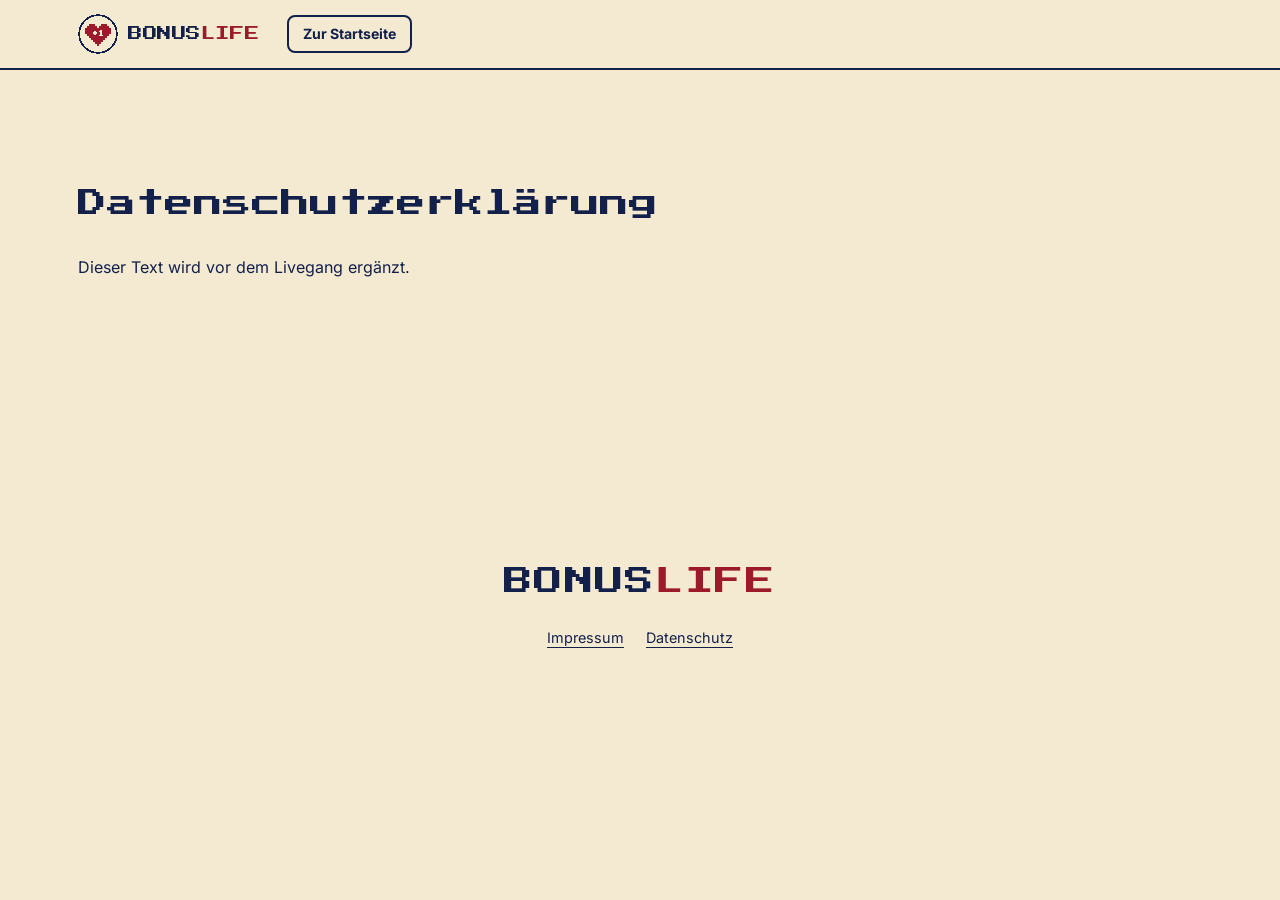
<file: website/datenschutz.html>
<!DOCTYPE html>
<html lang="de">
<head>
<meta charset="UTF-8">
<meta name="viewport" content="width=device-width, initial-scale=1">
<title>Datenschutzerklärung | Bonuslife</title>
<meta name="robots" content="noindex">
<link rel="icon" href="assets/img/favicon.svg" type="image/svg+xml">
<link rel="stylesheet" href="assets/css/site.css">
</head>
<body>
<header class="kopf">
  <div class="wrap kopf-in">
    <a class="marke" href="index.html" aria-label="Bonuslife, zur Startseite">
      <img src="assets/img/logo.svg" alt="" width="40" height="40">
      <span class="wortmarke">BONUS<span>LIFE</span></span>
    </a>
    <a class="btn btn-linie btn-klein" href="index.html">Zur Startseite</a>
  </div>
</header>
<main class="rechtstext wrap">
  <h1>Datenschutzerklärung</h1>
  <p>Dieser Text wird vor dem Livegang ergänzt.</p>
</main>
<footer class="fuss">
  <div class="wrap fuss-in">
    <p class="wortmarke">BONUS<span>LIFE</span></p>
    <nav aria-label="Rechtliches"><a href="impressum.html">Impressum</a><a href="datenschutz.html">Datenschutz</a></nav>
  </div>
</footer>
</body>
</html>
</file>
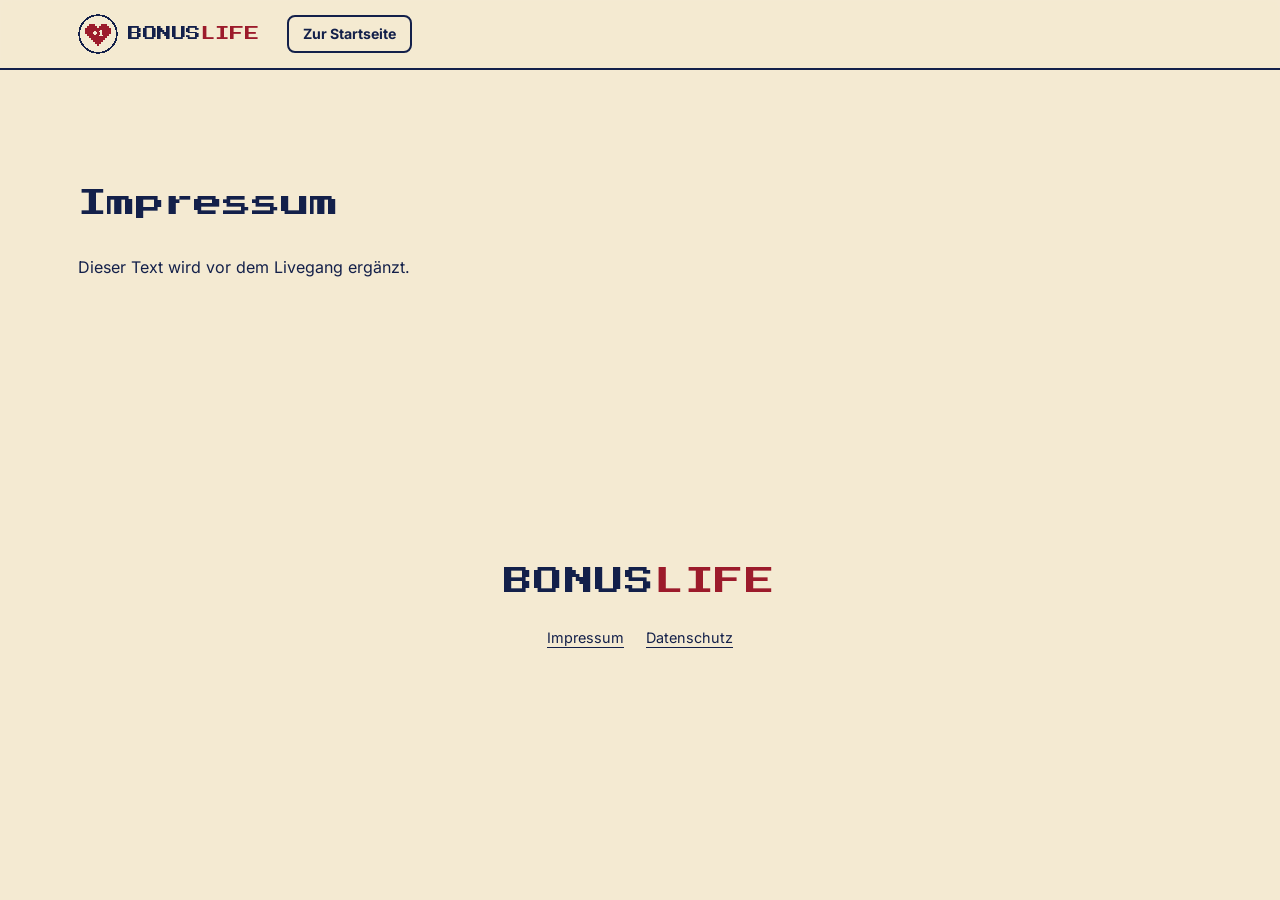
<file: website/impressum.html>
<!DOCTYPE html>
<html lang="de">
<head>
<meta charset="UTF-8">
<meta name="viewport" content="width=device-width, initial-scale=1">
<title>Impressum | Bonuslife</title>
<meta name="robots" content="noindex">
<link rel="icon" href="assets/img/favicon.svg" type="image/svg+xml">
<link rel="stylesheet" href="assets/css/site.css">
</head>
<body>
<header class="kopf">
  <div class="wrap kopf-in">
    <a class="marke" href="index.html" aria-label="Bonuslife, zur Startseite">
      <img src="assets/img/logo.svg" alt="" width="40" height="40">
      <span class="wortmarke">BONUS<span>LIFE</span></span>
    </a>
    <a class="btn btn-linie btn-klein" href="index.html">Zur Startseite</a>
  </div>
</header>
<main class="rechtstext wrap">
  <h1>Impressum</h1>
  <p>Dieser Text wird vor dem Livegang ergänzt.</p>
</main>
<footer class="fuss">
  <div class="wrap fuss-in">
    <p class="wortmarke">BONUS<span>LIFE</span></p>
    <nav aria-label="Rechtliches"><a href="impressum.html">Impressum</a><a href="datenschutz.html">Datenschutz</a></nav>
  </div>
</footer>
</body>
</html>
</file>
<file: website/assets/css/site.css>
/* Bonuslife – Website im Stil der DVD-Hülle */

@font-face{font-family:"Press Start 2P";src:url(../fonts/press-start-2p-latin-400-normal.woff2) format("woff2");font-weight:400;font-display:swap}
@font-face{font-family:"Inter";src:url(../fonts/inter-latin-wght-normal.woff2) format("woff2");font-weight:100 900;font-display:swap}

:root{
  /* Markenfarben, gemessen aus den Logo-SVGs */
  --navy:#13204a; --navy-tief:#0d1636; --rot:#9c1b2b; --rot-hell:#c4283d;
  --creme:#f4ead2; --creme-d:#e8dcbc; --creme-text:#f4ead2; --gedaempft:#4f5775;
  --pixel:"Press Start 2P",ui-monospace,monospace;
  --text:"Inter",system-ui,sans-serif;

  /* Maße, die später im Regler-Panel verstellbar sein sollen */
  --wrap:1180px;
  --rand:16px;
  --hero-top:40px;
  --h1-size:clamp(1.15rem,3.6vw,2.4rem);
  --lead-size:clamp(1rem,1.4vw,1.2rem);
  --visual-h:150px;
  --abschnitt:clamp(56px,9vw,112px);
  --radius:10px;
}
@media (min-width:700px){:root{--rand:28px}}

*{box-sizing:border-box;margin:0;padding:0}
[hidden]{display:none!important}
html{scroll-behavior:smooth;scroll-padding-top:90px}
body{font-family:var(--text);background:var(--creme);color:var(--navy);line-height:1.55;-webkit-font-smoothing:antialiased;overflow-x:hidden}
img{display:block;max-width:100%}
a{color:inherit}
::selection{background:var(--rot);color:var(--creme)}
:focus-visible{outline:3px solid var(--rot);outline-offset:3px;border-radius:4px}
.wrap{max-width:var(--wrap);margin:0 auto;padding:0 var(--rand)}
.skip{position:absolute;left:-999px;top:8px;background:var(--navy);color:var(--creme);padding:10px 14px;z-index:100}
.skip:focus{left:8px}

h1,h2{font-family:var(--pixel);font-weight:400;line-height:1.55;text-wrap:balance}
h2{font-size:clamp(1rem,2.6vw,1.6rem);margin-bottom:.9em}
h3{font-size:1.1rem;font-weight:800}
.mark{background:var(--rot);color:var(--creme);padding:0 .25em;box-decoration-break:clone;-webkit-box-decoration-break:clone}
.wortmarke{font-family:var(--pixel);letter-spacing:.04em;color:var(--navy)}
.wortmarke span{color:var(--rot)}
.slogan{font-family:var(--pixel);font-size:clamp(.62rem,1.2vw,.8rem);letter-spacing:.06em}
.slogan span{color:var(--rot)}

/* Buttons */
.btn{background:transparent;display:inline-flex;align-items:center;gap:10px;font:700 1rem/1 var(--text);text-decoration:none;padding:15px 22px;border-radius:8px;border:2px solid transparent;transition:transform .18s cubic-bezier(.2,.8,.2,1),background-color .18s,box-shadow .18s;cursor:pointer}
.btn:hover{transform:translateY(-2px)}
.btn:active{transform:translateY(0)}
.btn-rot{background:var(--rot);color:var(--creme);box-shadow:0 3px 0 var(--navy-tief),0 8px 18px -8px rgba(19,32,74,.55)}
.btn-rot:hover{background:var(--rot-hell)}
.btn-linie{border-color:var(--navy);color:var(--navy)}
.btn-linie:hover{background:var(--navy);color:var(--creme)}
.btn-creme{background:var(--creme);color:var(--navy)}
.btn-creme:hover{background:#fff}
.btn-klein{padding:10px 14px;font-size:.88rem}

/* Laufband */
.laufband{position:relative;background:var(--navy);color:var(--creme);font-size:.88rem;overflow:hidden;display:flex;align-items:center}
.laufband-spur{flex:1;overflow:hidden;mask-image:linear-gradient(90deg,transparent,#000 24px,#000 calc(100% - 24px),transparent)}
.laufband-inhalt{display:flex;width:max-content;animation:laufen var(--laufband-dauer,40s) linear infinite}
.laufband:hover .laufband-inhalt,.laufband.angehalten .laufband-inhalt{animation-play-state:paused}
.laufband-liste{list-style:none;display:flex;flex:none}
.laufband-liste li{display:flex;align-items:center;gap:9px;padding:11px 28px;white-space:nowrap;border-right:2px dotted rgba(244,234,210,.3)}
.laufband-liste a{text-decoration:none}
.laufband-liste a:hover{text-decoration:underline;text-decoration-color:var(--rot-hell);text-underline-offset:4px}
.laufband-liste b{font-weight:800}
.laufband-slogan{font-family:var(--pixel);font-size:.62rem;letter-spacing:.06em}
.laufband-slogan span{color:#e8566a}
.laufband-pause{flex:none;align-self:stretch;width:42px;display:grid;place-items:center;background:var(--rot);color:var(--creme);border:0;cursor:pointer;fill:currentColor}
.laufband-pause:hover{background:var(--rot-hell)}
@keyframes laufen{to{transform:translateX(-50%)}}

/* Kopf */
.kopf{position:sticky;top:0;z-index:50;background:rgba(244,234,210,.94);backdrop-filter:saturate(1.2) blur(6px);border-bottom:2px solid var(--navy)}
.kopf-in{display:flex;align-items:center;gap:20px;height:68px}
.marke{display:flex;align-items:center;gap:10px;text-decoration:none}
.marke .wortmarke{font-size:.9rem}
.nav{display:none;gap:26px;margin-left:auto}
.nav a{font-weight:600;text-decoration:none;font-size:.95rem;text-underline-offset:6px;text-decoration-thickness:2px}
.nav a:hover{text-decoration:underline;text-decoration-color:var(--rot)}
.kopf .btn{margin-left:auto}
@media (min-width:900px){.nav{display:flex}.kopf .btn{margin-left:8px}}
@media (max-width:359px){.marke .wortmarke{display:none}}
@media (max-width:420px){.marke .wortmarke{font-size:.72rem}.kopf .btn-klein{padding:10px 12px}}

/* Einstieg: Vorderseite der Hülle */
.hero{padding:var(--hero-top) 0 calc(var(--abschnitt)*.6)}
.huelle{position:relative;display:grid;gap:28px;padding:clamp(28px,5vw,64px) clamp(20px,4vw,56px) 0;border:3px solid var(--navy);border-radius:16px;background:var(--creme);overflow:hidden}
.huelle::before{content:"";position:absolute;inset:8px;border:1.5px solid var(--navy);border-radius:10px;opacity:.35;pointer-events:none}
.band{position:relative;display:inline-flex;align-items:center;gap:12px;font-family:var(--pixel);font-size:clamp(.58rem,1.3vw,.78rem);letter-spacing:.06em;color:var(--creme);padding:13px 30px;margin-bottom:26px;background:var(--rot);
  clip-path:polygon(0 0,100% 0,100% 16%,calc(100% - 6px) 16%,calc(100% - 6px) 33%,calc(100% - 12px) 33%,calc(100% - 12px) 67%,calc(100% - 6px) 67%,calc(100% - 6px) 84%,100% 84%,100% 100%,0 100%,0 84%,6px 84%,6px 67%,12px 67%,12px 33%,6px 33%,6px 16%,0 16%)}
.hero h1{font-size:var(--h1-size);max-width:20ch}
.lead{font-size:var(--lead-size);max-width:46ch;margin-top:22px;color:var(--gedaempft)}
.cta{display:flex;flex-wrap:wrap;gap:12px;margin-top:30px}
.huelle .slogan{text-align:center;margin-top:8px}
.dither{height:24px;margin:0 calc(-1*clamp(20px,4vw,56px));background:url(../img/dither.svg) repeat-x left bottom/12px 24px}
.leben{position:relative;width:var(--visual-h);margin-top:30px}
.ring{width:100%;height:auto;animation:schweben 5s ease-in-out infinite}
.plus{position:absolute;top:-4%;right:-22%;font-family:var(--pixel);color:var(--rot);font-size:clamp(1rem,2.4vw,1.5rem);opacity:0}
@media (max-width:899px){.leben{display:none}}
@media (min-width:900px){
  .huelle{grid-template-columns:1fr minmax(380px,1fr);align-items:start;column-gap:48px}
  .huelle .slogan,.huelle .dither{grid-column:1/-1}
}
@keyframes schweben{0%,100%{transform:translateY(0)}50%{transform:translateY(-8px)}}
/* Einmaliger Moment beim Laden: das Extraleben wird eingesammelt */
.ist-geladen .plus{animation:einsammeln 1.6s .5s cubic-bezier(.16,1,.3,1) both}
@keyframes einsammeln{0%{opacity:0;transform:translateY(24px) scale(.6)}35%{opacity:1;transform:translateY(0) scale(1.15)}70%{opacity:1;transform:translateY(-6px) scale(1)}100%{opacity:1;transform:translateY(-6px)}}

/* Danke-Band */
.danke{background:var(--rot);color:var(--creme);margin-bottom:-2px}
.danke-in{display:flex;align-items:center;justify-content:center;gap:14px;padding-block:18px;text-align:center}
.danke p{font-weight:800;font-size:clamp(1rem,2vw,1.2rem)}

/* Kategorien als DVD-Rücken */
.kategorien{padding:0 0 var(--abschnitt);background:var(--creme)}
.kat-hinweis{color:var(--gedaempft);margin-top:-.4em}
.ruecken{list-style:none;display:flex;gap:6px;align-items:flex-end;justify-content:center;padding-top:30px}
.ruecken li{flex:1;max-width:96px}
.ruecken a{display:flex;flex-direction:column;align-items:center;height:clamp(260px,40vw,380px);background:var(--navy);color:var(--creme);text-decoration:none;border-radius:4px 4px 0 0;overflow:hidden;transition:transform .25s cubic-bezier(.2,.8,.2,1),background-color .25s}
.ruecken li:nth-child(2) a{height:clamp(240px,37vw,350px)}
.ruecken li:nth-child(4) a{height:clamp(250px,38vw,365px)}
.ruecken li:nth-child(6) a{height:clamp(270px,42vw,395px)}
.ruecken a:hover,.ruecken a:focus-visible{transform:translateY(-22px)}
.ruecken a.gewaehlt{transform:translateY(-22px)}
.ruecken a.gewaehlt .kappe{background:var(--rot-hell)}
.ruecken a:hover .kappe{background:var(--rot-hell)}
.kappe{width:100%;height:60px;flex:none;display:grid;place-items:center;background:var(--rot);transition:background-color .25s}
.ruecken b{flex:1;display:flex;align-items:center;writing-mode:vertical-rl;transform:rotate(180deg);font-family:var(--pixel);font-weight:400;font-size:clamp(.6rem,1.6vw,.9rem);letter-spacing:.12em}
.regalbrett{height:18px;background:var(--navy-tief);border-radius:0 0 6px 6px;box-shadow:0 12px 20px -10px rgba(13,22,54,.6)}

/* Ankaufs-Box: Formular im Stil der Hüllen-Rückseite */
.sr{position:absolute;width:1px;height:1px;overflow:hidden;clip:rect(0 0 0 0)}
.ankauf-box{position:relative;background:var(--navy);color:var(--creme);border-radius:12px;padding:24px clamp(18px,3vw,28px) 26px;box-shadow:0 22px 40px -22px rgba(13,22,54,.8)}
.box-titel{font-size:1rem;margin-bottom:18px;display:flex;align-items:center;gap:12px}
.box-titel::after{content:"";flex:1;height:6px;background:repeating-linear-gradient(90deg,var(--rot) 0 6px,transparent 6px 12px)}
.eingabe{border:0;display:grid;grid-template-columns:1fr 1fr;gap:12px}
.feld{display:flex;flex-direction:column;gap:6px;font-size:.85rem;font-weight:600;color:rgba(244,234,210,.88)}
.feld-breit{grid-column:1/-1}
.feld input,.feld select,.feld textarea{font:400 1rem/1.3 var(--text);color:var(--navy);background:var(--creme);border:2px solid var(--creme);border-radius:7px;padding:11px 12px;min-width:0;width:100%;transition:border-color .15s}
.feld textarea{resize:vertical}
.feld input::placeholder{color:#7a7f95}
.feld input:focus,.feld select:focus,.feld textarea:focus{outline:none;border-color:var(--rot-hell);box-shadow:0 0 0 3px rgba(196,40,61,.35)}
.feld [aria-invalid="true"]{border-color:#ff8a98}
.btn-hinzu{grid-column:1/-1;justify-content:center;border-color:var(--creme);color:var(--creme)}
.btn-hinzu:hover{background:var(--creme);color:var(--navy)}
.ankauf-box :focus-visible{outline-color:#ff8a98}
.fehler{grid-column:1/-1;color:#ffb3bd;font-size:.88rem;font-weight:600}
.liste{margin-top:20px;border-top:2px dotted rgba(244,234,210,.3);padding-top:16px}
.liste-zahl{font-size:.92rem;color:rgba(244,234,210,.85)}
.liste-zahl b{font-family:var(--pixel);font-weight:400;color:#ff8a98;font-size:.85rem}
.liste ul{list-style:none;display:grid;gap:8px;margin-top:12px;max-height:240px;overflow:auto;scrollbar-color:var(--rot) transparent}
.liste li{display:grid;grid-template-columns:auto 1fr auto;gap:12px;align-items:center;background:rgba(244,234,210,.08);border-radius:7px;padding:9px 10px;animation:rein .35s cubic-bezier(.16,1,.3,1)}
.liste li img{width:22px;height:auto}
.liste li span{display:flex;flex-direction:column;min-width:0}
.liste li b{font-weight:700;overflow:hidden;text-overflow:ellipsis;white-space:nowrap}
.liste li small{font-size:.78rem;color:rgba(244,234,210,.75)}
.liste li button{background:none;border:0;color:rgba(244,234,210,.8);font:600 .8rem var(--text);cursor:pointer;padding:6px 8px;border-radius:5px}
.liste li button:hover{background:var(--rot);color:var(--creme)}
@keyframes rein{from{opacity:0;transform:translateX(-10px)}}
.senden{display:grid;gap:12px;margin-top:20px}
.haken{display:grid;grid-template-columns:auto 1fr;gap:10px;font-size:.82rem;line-height:1.45;color:rgba(244,234,210,.85)}
.haken input{width:18px;height:18px;margin-top:2px;accent-color:var(--rot)}
.haken a{color:var(--creme)}
.honig{position:absolute;left:-9999px}
.btn-senden{justify-content:center;box-shadow:0 3px 0 #05091c}
.btn-senden[disabled]{opacity:.65;cursor:progress;transform:none}
.danke-box{display:flex;align-items:center;gap:14px;margin-top:16px;padding:16px;background:var(--creme);color:var(--navy);border-radius:8px}
.danke-box:focus{outline:none}

/* Ablauf */
.ablauf{padding:var(--abschnitt) 0;background:var(--creme)}
.ablauf h2{max-width:24ch}
.pfad{list-style:none;position:relative;display:grid;gap:40px;margin-top:40px;--fuellung:0}
.pfad::before,.pfad::after{content:"";position:absolute;left:31px;top:20px;bottom:20px;width:6px;background:repeating-linear-gradient(var(--creme-d) 0 6px,transparent 6px 12px)}
.pfad::after{background:repeating-linear-gradient(var(--rot) 0 6px,transparent 6px 12px);clip-path:inset(0 0 calc((1 - var(--fuellung))*100%) 0)}
.pfad li{position:relative;z-index:1;display:grid;grid-template-columns:68px 1fr;column-gap:20px;align-items:start}
.pfad .nr{grid-row:span 2;width:68px;height:68px;display:grid;place-items:center;background:var(--navy);color:var(--creme);font-family:var(--pixel);font-size:1.3rem;border-radius:8px;box-shadow:0 6px 14px -6px rgba(19,32,74,.6)}
.pfad .nr-herz{background:var(--rot)}
.pfad h3{font-family:var(--pixel);font-weight:400;font-size:.95rem;margin:10px 0 8px}
.pfad p{color:var(--gedaempft);max-width:34ch}
@media (min-width:900px){
  .pfad{grid-template-columns:repeat(3,1fr);gap:28px}
  .pfad::before,.pfad::after{left:34px;right:34px;top:31px;bottom:auto;width:auto;height:6px;background:repeating-linear-gradient(90deg,var(--creme-d) 0 6px,transparent 6px 12px)}
  .pfad::after{background:repeating-linear-gradient(90deg,var(--rot) 0 6px,transparent 6px 12px);clip-path:inset(0 calc((1 - var(--fuellung))*100%) 0 0)}
  .pfad li{grid-template-columns:1fr}
  .pfad .nr{grid-row:auto;margin-bottom:12px}
}

/* Kanäle */
.folgen{background:var(--navy);color:var(--creme);padding:var(--abschnitt) 0}
.folgen{margin-bottom:-2px}
.folgen>.wrap>p{color:rgba(244,234,210,.85);max-width:48ch}
.kanaele{display:grid;gap:14px;margin-top:32px;max-width:760px}
@media (min-width:700px){.kanaele{grid-template-columns:1fr 1fr}}
.kanal{display:flex;align-items:center;gap:18px;padding:20px 22px;border:2px solid var(--creme);border-radius:var(--radius);text-decoration:none;transition:background-color .2s,transform .2s}
a.kanal:hover{background:var(--rot);border-color:var(--rot);transform:translateY(-3px)}
.kanal span{display:flex;flex-direction:column}
.kanal b{font-size:1.1rem}
.kanal small{color:rgba(244,234,210,.78);font-size:.85rem}
.kanal-bald{opacity:.6;border-style:dashed}

/* Fuß */
.fuss{background:var(--creme);padding-bottom:40px}
.fuss-in{display:flex;flex-direction:column;align-items:center;gap:14px;padding-top:40px;text-align:center}
.fuss .wortmarke{font-size:clamp(1.2rem,3vw,1.8rem)}
.fuss nav{display:flex;gap:22px;margin-top:8px}
.fuss nav a{font-size:.9rem;text-underline-offset:4px}

/* Einblenden beim Scrollen: nur wenn JavaScript läuft */
.js [data-einblenden]{opacity:0;transform:translateY(18px);transition:opacity .7s cubic-bezier(.16,1,.3,1),transform .7s cubic-bezier(.16,1,.3,1)}
.js [data-einblenden].sichtbar{opacity:1;transform:none}

@media (prefers-reduced-motion:reduce){
  *,*::before,*::after{animation:none!important;transition:none!important;scroll-behavior:auto!important}
  .plus{opacity:1}
  .laufband-inhalt{animation:none!important;width:auto}
  .laufband-spur{overflow-x:auto}
  .js [data-einblenden]{opacity:1;transform:none}
  .pfad{--fuellung:1!important}
}
.rechtstext{padding:var(--abschnitt) var(--rand);min-height:50vh}.rechtstext h1{font-size:clamp(1.1rem,3vw,1.8rem);margin-bottom:1em}.rechtstext p{max-width:65ch}
</file>
<file: website/assets/css/tweaks.css>
/* Werte aus dem Regler-Panel (Phase 6) */
</file>
